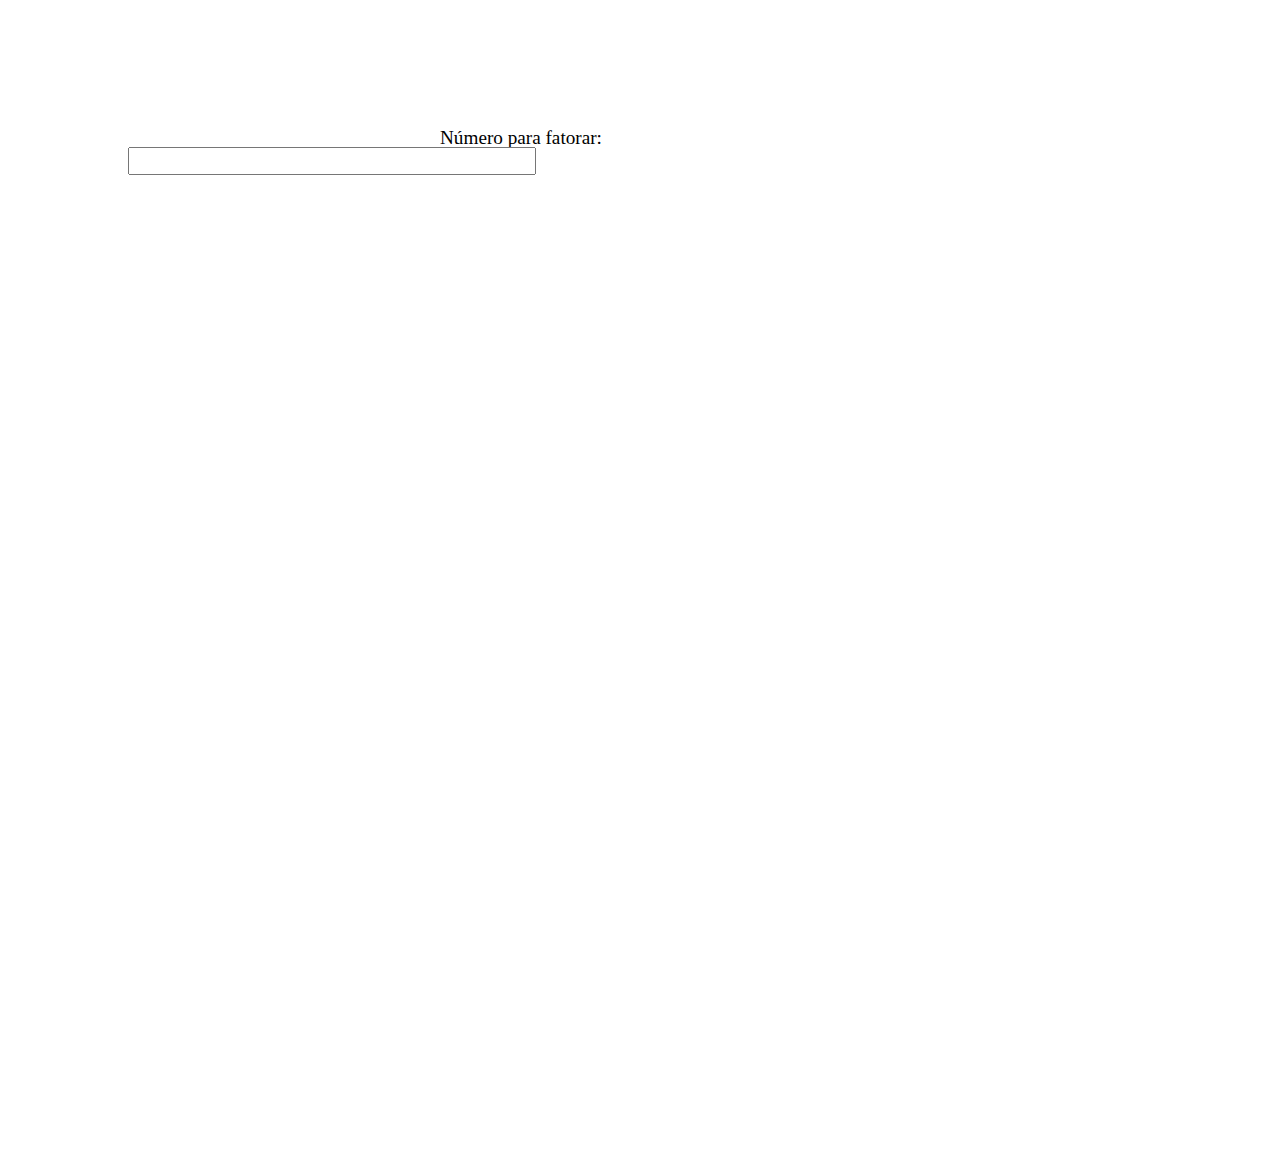
<file: index.html>
<!DOCTYPE html>
<html lang="pt">
<head>
<title>Fatorando números</title>
<meta charset="UTF-8">
<meta http-equiv="Content-Type" content="text/html; charset=utf-8">
<meta name="author" content="Marco Martins">
<meta name="viewport" content="width=device-width, initial-scale=1">
<meta name="theme-color" content="#e0ebdb"><!--#2f4550-->
<link rel="stylesheet" href="style.css">
</head>

<body>
<p>Número para fatorar:</p>
<input type="number" min="1" oninput="func(this.value)">
<br/>
<p id="demo"></p>
<script src="js.js"></script>
</body>
</html>
</file>
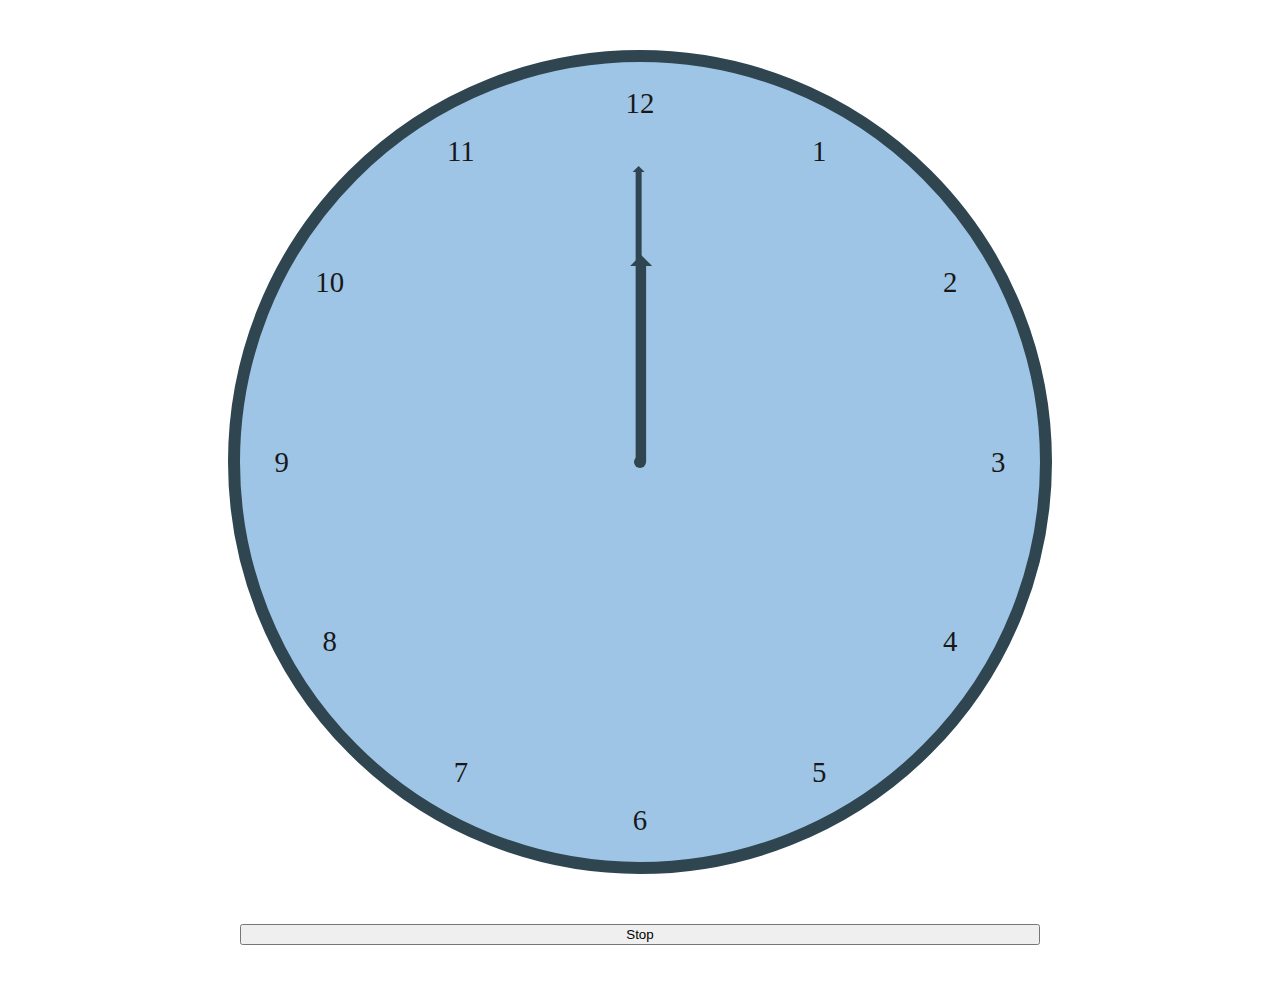
<file: clock/index.html>
<!DOCTYPE html>
<html>
<head>
<title>Title</title>
<meta charset="UTF-8">
<meta http-equiv="Content-Type" content="text/html; charset=utf-8">
<meta name="author" content="Marco Martins">
<meta name="viewport" content="width=device-width, initial-scale=1">
<meta name="theme-color" content="#2f4550">
<link rel="stylesheet" href="style.css">
<script defer type="text/javascript" src="script.js"></script>
</head>
<body>
<div class="clock">
  <div class="clock-face">
    <div class="clock-numbers">
      <div class="number number-1 black"><span>1</span></div>
      <div class="number number-2 black"><span>2</span></div>
      <div class="number number-3 black"><span>3</span></div>
      <div class="number number-4 black"><span>4</span></div>
      <div class="number number-5 black"><span>5</span></div>
      <div class="number number-6 black"><span>6</span></div>
      <div class="number number-7 black"><span>7</span></div>
      <div class="number number-8 black"><span>8</span></div>
      <div class="number number-9 black"><span>9</span></div>
      <div class="number number-10 black"><span>10</span></div>
      <div class="number number-11 black"><span>11</span></div>
      <div class="number number-12 white"><span>12</span></div>
    </div>
    <div class="center-point"><div class="hands">
      <div class="hand hour-hand"></div>
      <div class="hand minute-hand"></div>
      <div class="hand second-hand"></div>
    </div></div>
  </div>
</div>
<input type="range" min="1" max="60" value="6" step="1" id="speed-range">
<button id="toggle-btn">Stop</button>
</body>
</html>
</file>
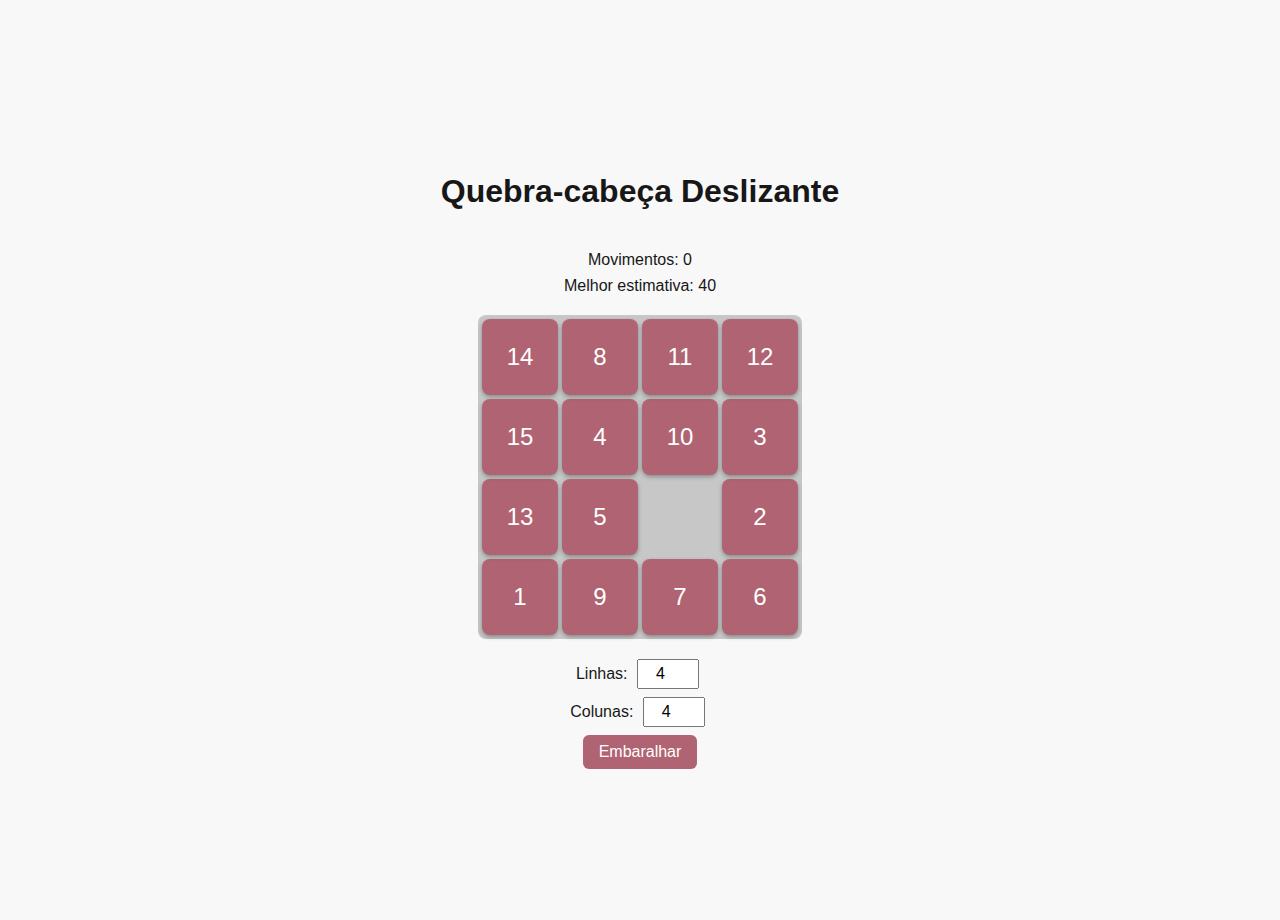
<file: deslizante/index.html>
<!DOCTYPE html>
<html lang="pt-BR">
<head>
  <meta charset="UTF-8" />
  <meta name="viewport" content="width=device-width, initial-scale=1.0"/>
  <title>Deslizante Dinâmico</title>
  <link rel="stylesheet" href="style.css" />
</head>
<body>
  <h1>Quebra-cabeça Deslizante</h1>
  <div class="info">
    <div>Movimentos: <span id="move-count">0</span></div>
    <div>Melhor estimativa: <span id="best-move">0</span></div>
    <div id="win-message" class="hidden">Você venceu!</div>
  </div>
  <div id="game-board"></div>
  <div class="info">
    <label>Linhas: <input id="rows" type="number" min="2" max="10" value="4" /></label>
    <label>Colunas: <input id="cols" type="number" min="2" max="10" value="4" /></label>
    <button id="shuffle-btn">Embaralhar</button>
  </div>
  <script type="module" src="main.js"></script>
</body>
</html>
</file>
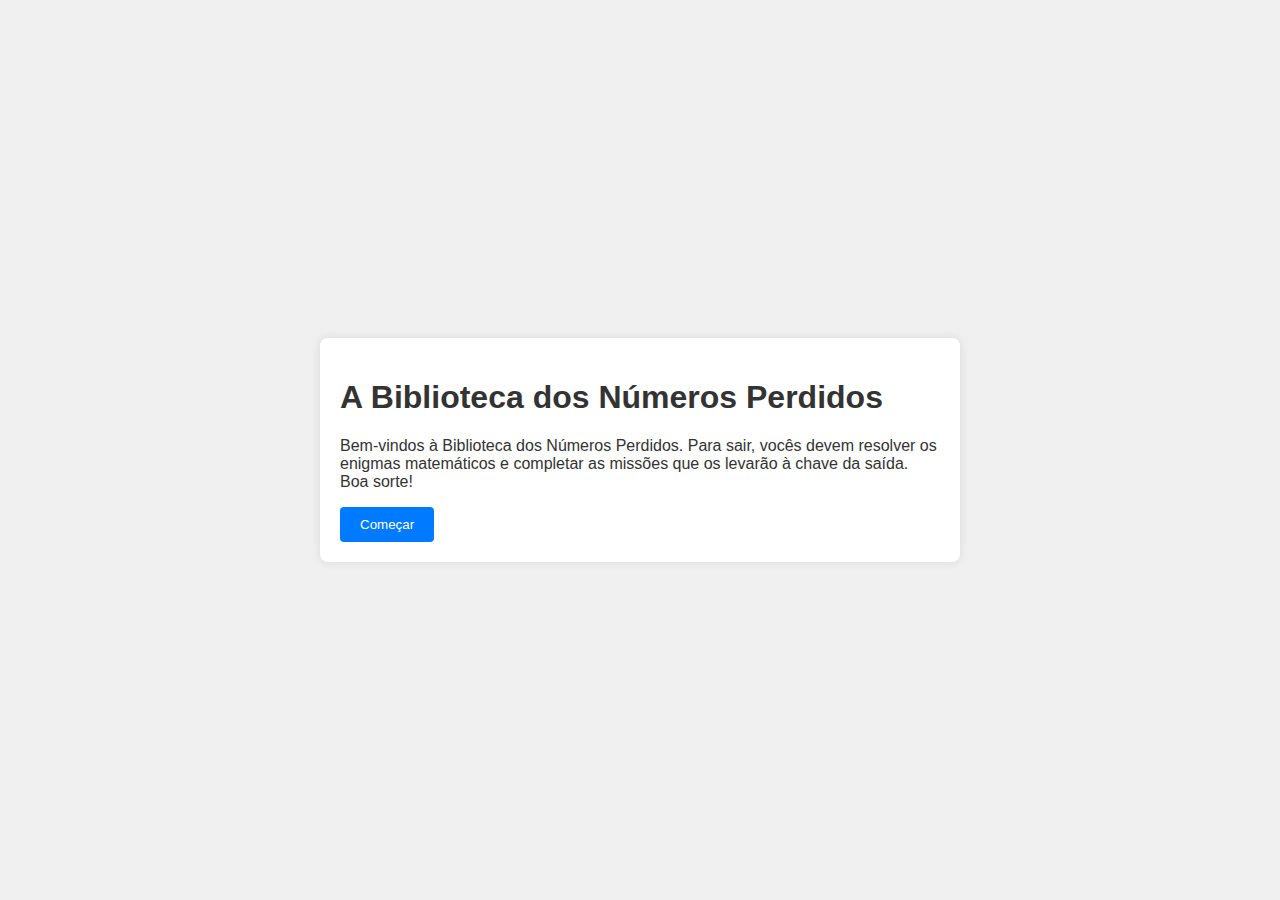
<file: escape-room/index.html>
<!DOCTYPE html>
<html lang="pt">
<head>
  <title>A Biblioteca dos Números Perdidos</title>
  <meta charset="UTF-8">
  <meta http-equiv="Content-Type" content="text/html; charset=utf-8">
  <meta name="author" content="Marco Martins">
  <meta name="viewport" content="width=device-width, initial-scale=1">
  <meta name="theme-color" content="#e0ebdb"><!--#2f4550-->
  <link rel="stylesheet" href="css.css">
</head>

<body>
<div id="game">

  <h1>A Biblioteca dos Números Perdidos</h1>
  <div id="intro">
    <p>Bem-vindos à Biblioteca dos Números Perdidos. Para sair, vocês devem resolver os enigmas matemáticos e completar as missões que os levarão à chave da saída. Boa sorte!</p>
    <button onclick="startGame()">Começar</button>
  </div>

  <div id="sala1" class="sala">
    <h2>Sala 1: A Porta dos Números</h2>
    <p>Resolva os problemas para abrir cada uma das quatro fechaduras.</p>
    <div class="enigma">
      <p>Fechadura 1: Encontre o número que somado a 34 resulta em 89.</p>
      <input type="number" id="fechadura1">
      <button onclick="checkFechadura1()">Verificar</button>
      <p id="result1"></p>
    </div>
    <div class="enigma">
      <p>Fechadura 2: Qual é o número que, ao ser subtraído de 75, dá 22?</p>
      <input type="number" id="fechadura2">
      <button onclick="checkFechadura2()">Verificar</button>
      <p id="result2"></p>
    </div>
    <div class="enigma">
      <p>Fechadura 3: Se você multiplicar um número por 9 e o resultado for 81, qual é o número?</p>
      <input type="number" id="fechadura3">
      <button onclick="checkFechadura3()">Verificar</button>
      <p id="result3"></p>
    </div>
    <div class="enigma">
      <p>Fechadura 4: Divida 144 por um número para obter 12. Qual é o número?</p>
      <input type="number" id="fechadura4">
      <button onclick="checkFechadura4()">Verificar</button>
      <p id="result4"></p>
    </div>
    <button onclick="nextRoom('sala1', 'sala2')" id="nextRoom1" style="display:none;">Próxima Sala</button>
  </div>

  <div id="sala2" class="sala" style="display:none;">
    <h2>Sala 2: O Salão dos Enigmas</h2>
    <p>Resolva os seguintes enigmas para revelar o código escondido.</p>
    <div class="enigma">
      <p>Eu sou um número que, ao ser dividido por 6, dá 5 como resultado. Qual é o dividendo?</p>
      <input type="number" id="enigma1">
      <button onclick="checkEnigma1()">Verificar</button>
      <p id="result5"></p>
    </div>
    <div class="enigma">
      <p>Se o produto de dois números é 48 e um dos fatores é 6, qual é o outro fator?</p>
      <input type="number" id="enigma2">
      <button onclick="checkEnigma2()">Verificar</button>
      <p id="result6"></p>
    </div>
    <div class="enigma">
      <p>Quais são os fatores de 12 cuja soma é 7?</p>
      <input type="number" id="enigma3-1"> e <input type="number" id="enigma3-2">
      <button onclick="checkEnigma3()">Verificar</button>
      <p id="result7"></p>
    </div>
    <button onclick="nextRoom('sala2', 'sala3')" id="nextRoom2" style="display:none;">Próxima Sala</button>
  </div>

  <div id="sala3" class="sala" style="display:none;">
    <h2>Sala 3: A Biblioteca dos Mistérios</h2>
    <p>Resolva a missão final usando os conhecimentos adquiridos.</p>
    <div class="enigma">
      <p>O código final é uma combinação de dois números. O primeiro número é a soma de 23 e 47. O segundo número é o resultado de 88 subtraído por 19.</p>
      <input type="number" id="codigo1"> e <input type="number" id="codigo2">
      <button onclick="checkFinalCode()">Verificar</button>
      <p id="result8"></p>
    </div>
  </div>

</div>

<script src="js.js"></script>
</body>
</html>
</file>
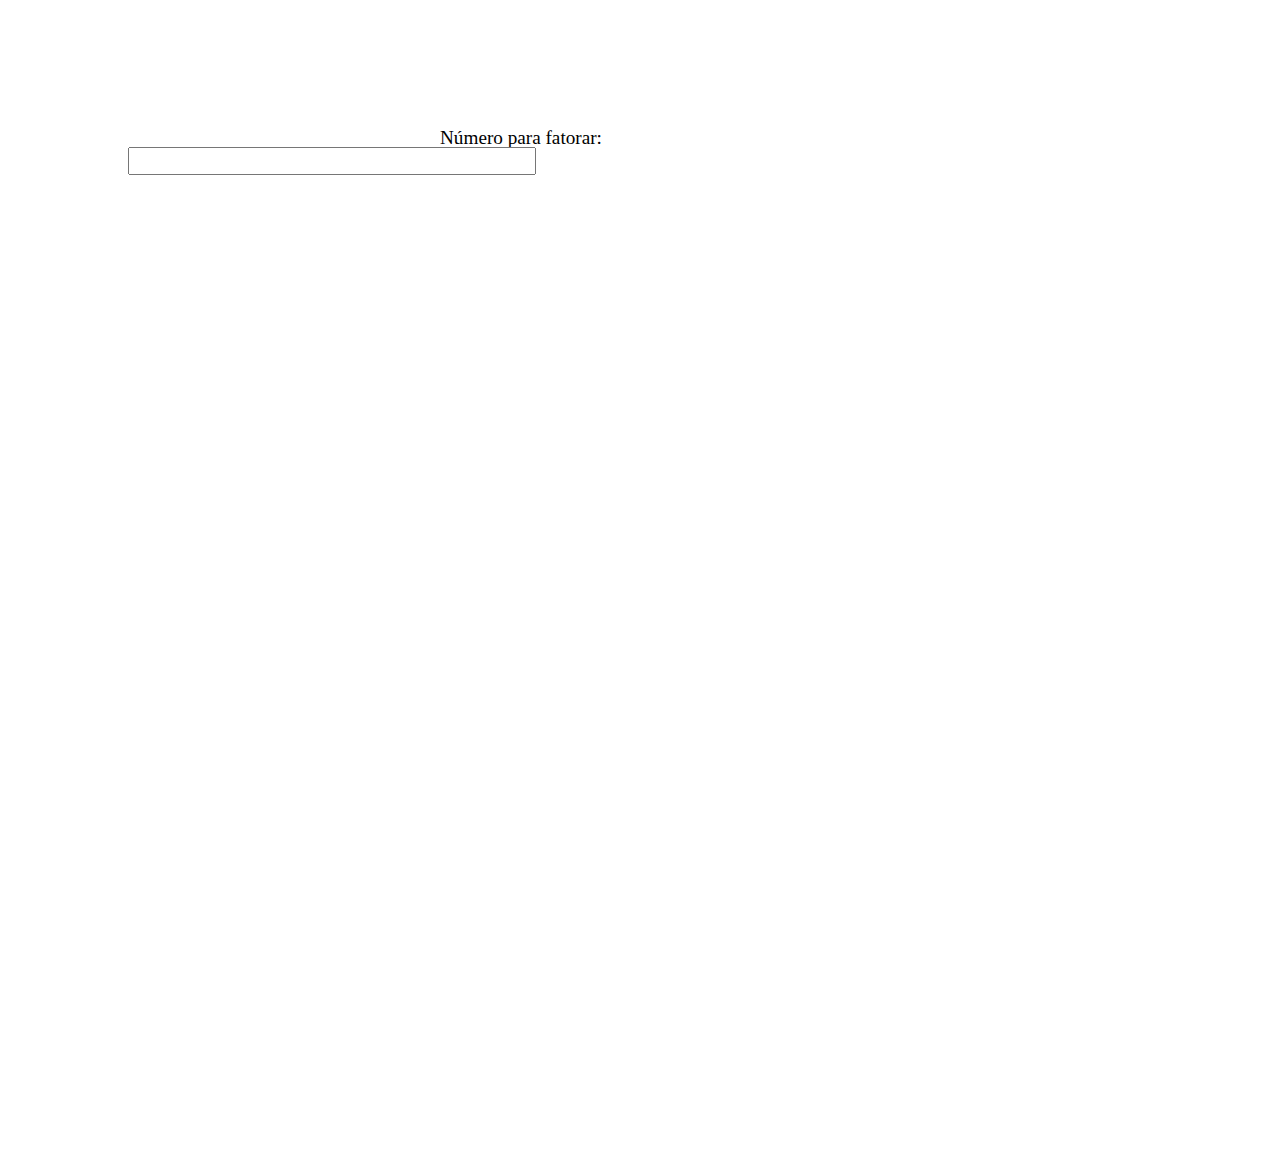
<file: fatorar/index.html>
<!DOCTYPE html>
<html lang="pt">
<head>
<title>Fatorando números</title>
<meta charset="UTF-8">
<meta http-equiv="Content-Type" content="text/html; charset=utf-8">
<meta name="author" content="Marco Martins">
<meta name="viewport" content="width=device-width, initial-scale=1">
<meta name="theme-color" content="#e0ebdb"><!--#2f4550-->
<link rel="stylesheet" href="../style.css">
</head>

<body>
<p>Número para fatorar:</p>
<input type="number" min="1" oninput="func(this.value)">
<p id="result"></p>
<script src="js.js"></script>
</body>
</html>
</file>
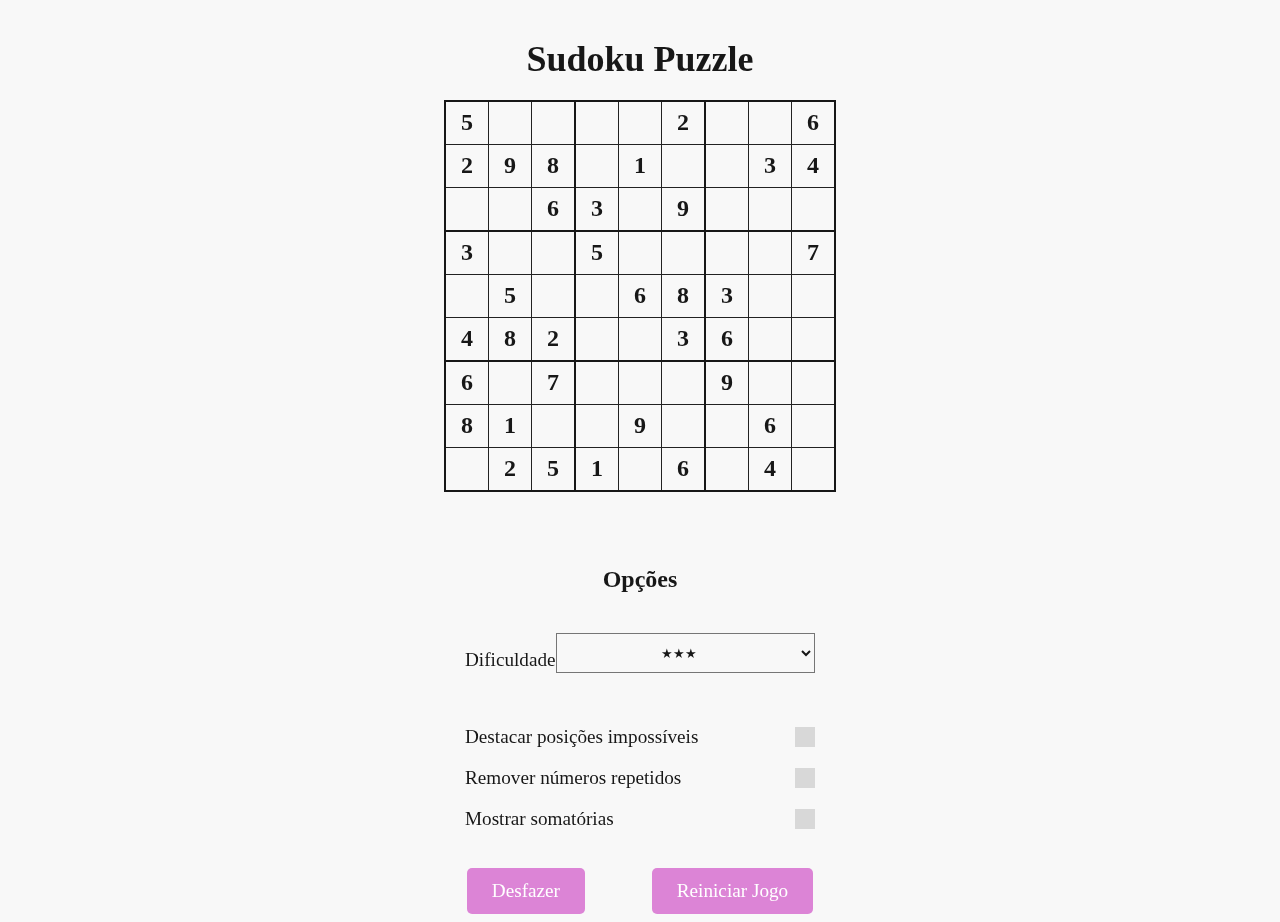
<file: sudoku/index.html>
<!DOCTYPE html>
<html>
<head>
<title>Sudoku Puzzle</title>
<meta charset="UTF-8">
<meta http-equiv="Content-Type" content="text/html; charset=utf-8">
<meta name="author" content="Marco Martins">
<meta name="viewport" content="width=device-width, initial-scale=1">
<meta name="theme-color" content="#2f4550">
<link rel="icon" type="image/png" href="favicon.png">
<link rel="preconnect" href="https://fonts.googleapis.com">
<link href="https://fonts.googleapis.com/css2?family=Lora&family=Open+Sans&display=swap" rel="stylesheet">
<link rel="stylesheet" href="css.css">
<script defer type="module" src="js.js"></script>
</head>
<body>
  <h2 style="text-align:center">Sudoku Puzzle</h2>
  <div id="sudoku-container"></div>
  <h4>Opções</h4>
  <label>
    Dificuldade
    <select id="dificulty">
      <option value="veryeasy">★</option>
      <option value="easy">★★</option>
      <option value="medium" selected>★★★</option>
      <option value="veryhard">★★★★</option>
      <option value="veryhard">★★★★★</option>
    </select>
  </label>
  <label class="checkbox">
    Destacar posições impossíveis
    <input type="checkbox">
    <span class="checkmark"></span>
  </label>
  <label class="checkbox">
    Remover números repetidos
    <input type="checkbox">
    <span class="checkmark"></span>
  </label>
  <label class="checkbox">
    Mostrar somatórias
    <input type="checkbox">
    <span class="checkmark"></span>
  </label>
  <div class="flex">
    <button id="undoBtn"><span>Desfazer</span></button>
    <button id="reset"><span>Reiniciar Jogo</span></button>
  </div>
</body>
</html>
</file>
<file: style.css>
body{
  display:block;flex-direction:column;
  margin:10%;min-height:100vh
}
input,p{
  width:80%;max-width:400px;margin:auto;
  font-size:1.2rem;line-height:1.2rem
}
</file>
<file: clock/style.css>
:root{--color:#2f4550; --back-color: rgba(14, 109, 192, 0.4); --black:#181818; --white:#f1f1f1 ; --period: 10s}
@property --rotate-angle { syntax: "<angle>"; initial-value: 180deg; inherits: false }

body {margin: 0; padding: 0; display: flex; flex-direction: column;}
.clock {
  position: relative;
  width: 80vw; height: 80vw;
  max-width: 800px; max-height: 800px;
  margin: 50px auto; border: .8em solid var(--color); border-radius: 50%;
  background: var(--back-color)
}
.clock-face {position: relative; top: 5%; left: 5%; width: 90%; height: 90%}
.center-point {
  --diameter: .8em;
  position: absolute; top: calc(50% - var(--diameter) / 2); left: calc(50% - var(--diameter) / 2);
  width: var(--diameter); height: var(--diameter);
  background-color: var(--color);
  border-radius: 50%;
  display: flex; align-items: center;
}
.hands{margin:0 1px}
.hand {
  width: 0; height: 8em;
  --size: .4em;
  position: absolute; margin: 0 auto;
  border: calc(var(--size)/2) solid var(--color);
  --rotate-angle: 180deg;
  transform-origin: top center; transform: rotate(var(--rotate-angle)) translateX(calc(-1 * var(--size) / 10));
  animation: rotate var(--speed) linear infinite;
}
.paused .hand {animation-play-state: paused !important}

.hand:before{
  content:'';
  position: absolute; top: 100%; left: calc(-1 * var(--size));
  border-left: var(--size) solid transparent;
  border-right: var(--size) solid transparent;
  border-top: var(--size) solid var(--color);

}
.hour-hand {height: 5em; --size:.7em} .second-hand {opacity: .8}

.hour-hand {--speed: calc(var(--period) * 12)}
.minute-hand {--speed: var(--period)}
.second-hand {--speed: calc(var(--period) / 60); display: none}

@keyframes rotate {
  0%{--rotate-angle: -180deg}
  100%{--rotate-angle: 180deg}
}

.clock-numbers { position: absolute; width: 100%; height: 100% }
.number {
  font-size: 1.8em;
  position: absolute; top: 50%; left: 50%;
  --r: 6em;
  --angle: -90deg;
  transform: translate(-50%, -50%) rotate(var(--angle)) translateX(var(--r));
}
.number span { transform: rotate(calc(-1 * var(--angle))); display: inline-block }
.number.black {color: var(--black)}
.number.white {color: var(--white)!important}

.number-12 {--angle: -90deg}
.number-1  {--angle: -60deg}
.number-2  {--angle: -30deg}
.number-3  {--angle: 0}
.number-4  {--angle: 30deg}
.number-5  {--angle: 60deg}
.number-6  {--angle: 90deg}
.number-7  {--angle: 120deg}
.number-8  {--angle: 150deg}
.number-9  {--angle: 180deg}
.number-10 {--angle: 210deg}
.number-11 {--angle: 240deg}

input,button{position: relative; width: 80vw; max-width: 800px; margin: 0 auto 50px}
input{display: none;}
</file>
<file: deslizante/style.css>
@import './colors.css';

body {
  margin: 0;
  font-family: sans-serif;
  background-color: var(--back);
  display: flex;
  flex-direction: column;
  align-items: center;
  justify-content: center;
  min-height: 100vh;
  padding: 10px;
  color: var(--text);
}

#game-board {
  position: relative;
  background-color: var(--grey);
  border-radius: 8px;
  margin-top: 20px;
  touch-action: none;
  padding: 2px;
}

.tile {
  position: absolute;
  display: flex;
  align-items: center;
  justify-content: center;
  font-size: 1.5rem;
  border-radius: 8px;
  box-shadow: 0 2px 4px rgba(0, 0, 0, 0.3);
  user-select: none;
  cursor: pointer;
  transition: transform 0.2s ease;
  margin: 2px;
}
.empty { display: none}

.info {
  display: flex;
  flex-direction: column;
  align-items: center;
  gap: 8px;
  text-align: center;
  margin-top: 20px;
}

button {
  padding: 8px 16px;
  font-size: 1rem;
  border: none;
  border-radius: 6px;
  cursor: pointer;
}
button:hover {background-color: var(--button-hover)}

.tile, button{background-color: var(--button); color: var(--button-text);}

#win-message {
  font-size: 1.5rem;
  color: var(--green);
  font-weight: bold;
}
.hidden {display: none}

input[type="number"] {
  width: 50px;
  padding: 4px;
  margin: 0 5px;
  font-size: 1rem;
  text-align: center;
}
</file>
<file: escape-room/css.css>
body{
  height:100vh;margin:0;display:flex;
  font-family:Arial, sans-serif;align-items:center;justify-content:center;
  color:#333;background-color:#f0f0f0;
}

#game{
  width:100%;max-width:600px;
  padding:20px;border-radius:8px;
  background-color:#fff;
  box-shadow:0 0 10px rgba(0, 0, 0, 0.1);
}

.sala{display:none}

.enigma{margin-bottom:20px}

input{
  width:calc(100% - 20px);box-sizing:border-box;
  padding:8px;margin:10px 0;
}

button{
  padding:10px 20px;border:none;border-radius:4px;
  color:#fff;background-color:#007bff;
  cursor:pointer;
}

button:hover{background-color:#0056b3}
</file>
<file: sudoku/css.css>
@import './colors.css';
@import './checkbox.css';

*{
  font-family: 'Times New Roman', Times, serif;
  color: var(--text);
  transition: background-color .7s
}
body{
  color: var(--text);
  background: var(--back);
  display: flex;
  flex-direction: column;
  align-items: center;
  font-size: 1.5rem
}

h2{margin-bottom:0}
h4{margin:.5em 0}

#sudoku-container{margin-left:44px}
table{
  border-collapse: collapse;
  margin: 20px auto;
}
td{
  width: 40px;
  height: 40px;
  text-align: center;
  vertical-align: middle;
  border: 1px solid var(--border);
}
td.top{border-top:2px solid var(--border-bold)}
td.bottom{border-bottom: 2px solid var(--border-bold)}
td.left{border-left: 2px solid var(--border-bold)}
td.right{border-right: 2px solid var(--border-bold)}
.fixed{font-weight: bold}
.bold-border{border-width: 2px}

.cell{
  width: 90%;
  height: 90%;
  font-size: 1em;
  text-align: center;
  border: none;
  outline: none;
  -webkit-appearance: none;
  -moz-appearance: none;
}
.cell::-ms-expand{display:none}

select{background:none}
option{background: var(--back)}
#dificulty,label{
  width: 80%;
  max-width: 350px;
  padding: .5em;
}
#dificulty{
  margin: 1.4em 0 2.5em;
  height: 40px;
  text-align: center
}
label{
  font-size: .8em;
  display: flex;
  flex-direction: row;
  justify-content: space-between;
  align-items: center
}

td {position: relative}
.highlight{background-color: var(--highlight)}
td.row-sum, td.col-sum, .box-sum{
  text-align: center;
  border: none;
  color: var(--sum-color);
  font-weight: bold;
  /* opacity: 0.4; */
}
.box-sum {
  position: absolute;
  top: 50%;
  left: 50%;
  transform: translate(-50%, -50%);
  font-size: 3em;
  /* opacity: 0.12; */
  pointer-events: none;
  font-weight: bold;
  color: var(--box-sum-color);
  text-align: center;
}
.dn{opacity:0!important}

button {
  margin-top:1.5em;
  background-color: var(--button);
  border: none;
  /* border: 1px solid var(--text); */
  padding: 12px 25px;
  font-size: .8em;
  cursor: pointer;
  border-radius: 5px;
  transition: background-color 0.3s ease;
}
button:active, button:hover {background-color: var(--button-hover)}
button:focus,button:hover {outline:none}
button span{
  color:var(--white);
  mix-blend-mode: color-dodge;
}

.flex{
  width: 50%;
  max-width: 480px;
  display: flex;
  justify-content: space-evenly;
}
</file>
